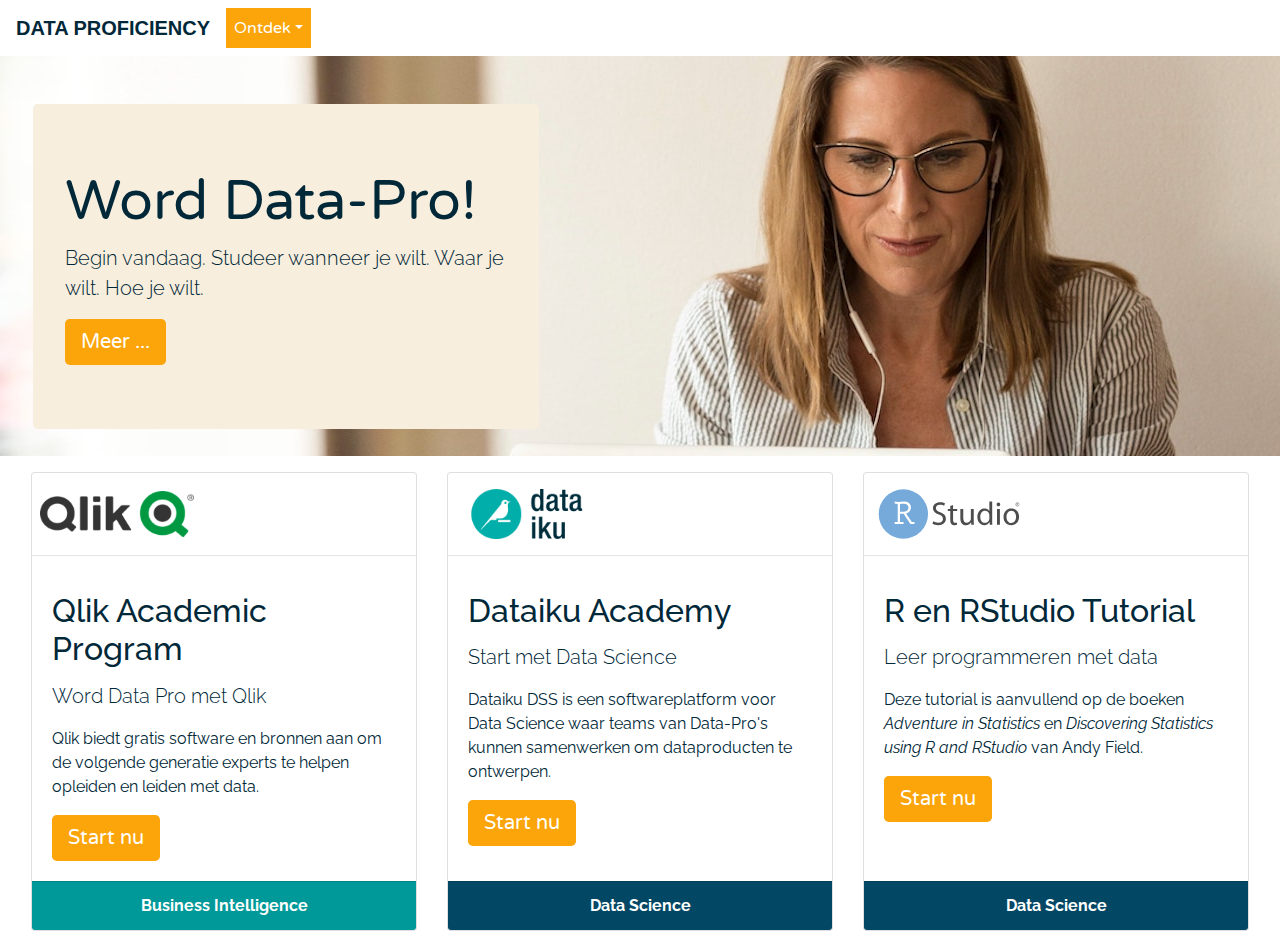
<file: index.html>
<!DOCTYPE html>
<html lang="en">
	<head>
		<meta charset="UTF-8" />
		<meta name="viewport" content="width=device-width, initial-scale=1.0" />
		<meta http-equiv="X-UA-Compatible" content="ie=edge" />
		<link
			rel="stylesheet"
			href="https://cdnjs.cloudflare.com/ajax/libs/twitter-bootstrap/4.3.1/css/bootstrap.min.css"
		/>
		<link rel="stylesheet" href="https://cdnjs.cloudflare.com/ajax/libs/font-awesome/5.11.2/css/all.min.css" />
		<link
			href="https://fonts.googleapis.com/css?family=Syncopate|Open+Sans|Raleway|Varela+Round&display=swap"
			rel="stylesheet"
		/>
		<link rel="stylesheet" href="style.css" />
		<title>Data Pro</title>
	</head>
	<body>
		<nav class="navbar navbar-custom navbar-expand">
			<span class="navbar-brand mb-0 h1">DATA PROFICIENCY</span>
			<ul class="navbar-nav mr-auto nav-pills">
				<li class="nav-item dropdown">
					<a
						class="nav-link dropdown-toggle"
						data-toggle="dropdown"
						href="#"
						role="button"
						aria-haspopup="true"
						aria-expanded="false"
						>Ontdek</a
					>
					<div class="dropdown-menu">
						<a class="dropdown-item" href="#">Business Intelligence</a>
						<a class="dropdown-item" href="#">Process Mining</a>
						<a class="dropdown-item" href="#">Data Science</a>
						<a class="dropdown-item" href="#">Data Engineering</a>
						<a class="dropdown-item" href="#">Machine Learning</a>
					</div>
				</li>
			</ul>
		</nav>
		<div class="row p-5 d-none d-lg-block" id="title-lg">
			<div class="jumbotron title-jumbo-lg col-5">
				<div class="h2 display-4">Word Data-Pro!</div>
				<p class="lead">Begin vandaag. Studeer wanneer je wilt. Waar je wilt. Hoe je wilt.</p>
				<a class="btn btn-primary custom-btn btn-lg" href="#" role="button">Meer ...</a>
			</div>
		</div>
		<!-- For smaller screens -->
		<div class="row p-5 d-lg-none d-xl-none" id="title-sm">
			<div class="jumbotron title-jumbo-sm">
				<div class="h2 display-4">Word Data-Pro!</div>
				<p class="lead">Begin vandaag. Studeer wanneer je wilt. Waar je wilt. Hoe je wilt.</p>
				<a class="btn btn-primary custom-btn btn-lg" href="#" role="button">Start hier</a>
			</div>
		</div>
		<div class="card-deck m-3">
			<div class="card">
				<img class="card-img-top course-logo float-left mt-3 ml-2" src="img/qlik-logo-2x.png" alt="Quik logo" />
				<hr />
				<div class="card-body">
					<h2 class="card-title">Qlik Academic Program</h2>
					<p class="lead">Word Data Pro met Qlik</p>
					<p class="card-text">
						Qlik biedt gratis software en bronnen aan om de volgende generatie experts te helpen opleiden en
						leiden met data.
					</p>
					<a
						class="btn btn-primary custom-btn-card btn-lg"
						href="https://www.qlik.com/us/company/academic-program"
						target="_blank"
						role="button"
						id="Qlik Word Data Pro met Qlik"
						onclick="clickLog(this.id)"
						>Start nu
					</a>
				</div>
				<div class="card-footer ft-bi">
					Business Intelligence
				</div>
			</div>
			<div class="card">
				<img class="card-img-top course-logo float-left mt-3 ml-2" src="img/dataiku.png" alt="Quik logo" />
				<hr />
				<div class="card-body">
					<h2 class="card-title">Dataiku Academy</h2>
					<p class="lead">Start met Data Science</p>
					<p class="card-text">
						Dataiku DSS is een softwareplatform voor Data Science waar teams van Data-Pro's kunnen
						samenwerken om dataproducten te ontwerpen.
					</p>
					<a
						class="btn btn-primary custom-btn-card btn-lg"
						href="https://academy.dataiku.com/latest/"
						target="_blank"
						role="button"
						id="Dataiku Start met Data Science"
						onclick="clickLog(this.id)"
						>Start nu
					</a>
				</div>
				<div class="card-footer ft-ds">
					Data Science
				</div>
			</div>
			<div class="card">
				<img class="card-img-top course-logo float-left mt-3 ml-2" src="img/rstudio.svg" alt="Quik logo" />
				<hr />
				<div class="card-body">
					<h2 class="card-title">R en RStudio Tutorial</h2>
					<p class="lead">Leer programmeren met data</p>
					<p class="card-text">
						Deze tutorial is aanvullend op de boeken
						<em>Adventure in Statistics </em>
						en <em>Discovering Statistics using R and RStudio </em> van Andy Field.
					</p>
					<a
						class="btn btn-primary custom-btn-card btn-lg"
						href="http://milton-the-cat.rocks/learnr/r/r_getting_started/#section-overview"
						target="_blank"
						role="button"
						id="RStudio Leer programmeren met data"
						onclick="clickLog(this.id)"
						>Start nu
					</a>
				</div>
				<div class="card-footer ft-ds">
					Data Science
				</div>
			</div>
		</div>
		<script src="https://cdnjs.cloudflare.com/ajax/libs/jquery/3.4.1/jquery.slim.min.js"></script>
		<script src="https://cdnjs.cloudflare.com/ajax/libs/popper.js/1.15.0/umd/popper.min.js"></script>
		<script src="https://cdnjs.cloudflare.com/ajax/libs/twitter-bootstrap/4.3.1/js/bootstrap.min.js"></script>
		<script src="script.js"></script>
	</body>
</html>
</file>
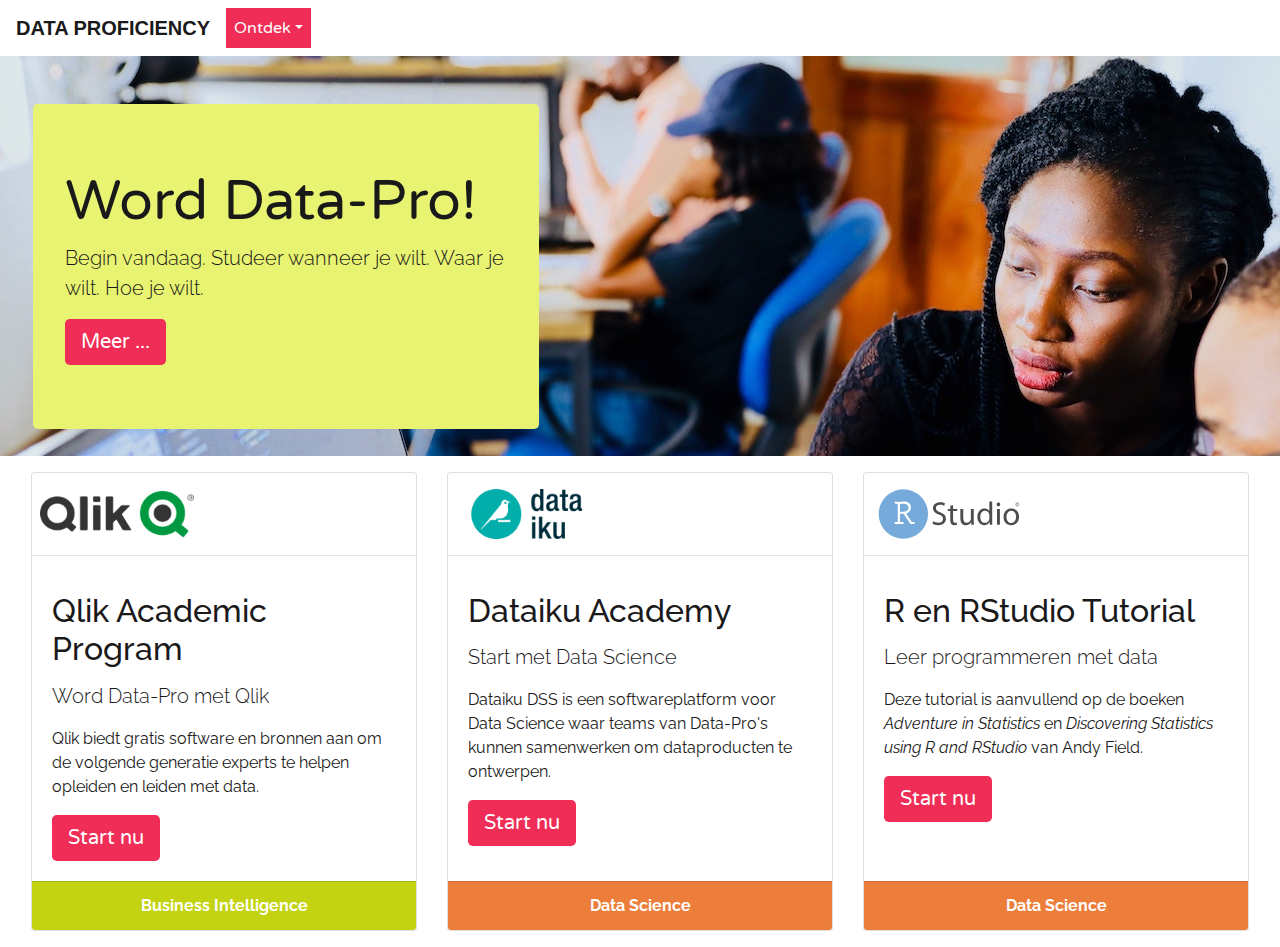
<file: student/index.html>
<!DOCTYPE html>
<html lang="en">
	<head>
		<meta charset="UTF-8" />
		<meta name="viewport" content="width=device-width, initial-scale=1.0" />
		<meta http-equiv="X-UA-Compatible" content="ie=edge" />
		<link
			rel="stylesheet"
			href="https://cdnjs.cloudflare.com/ajax/libs/twitter-bootstrap/4.3.1/css/bootstrap.min.css"
		/>
		<link rel="stylesheet" href="https://cdnjs.cloudflare.com/ajax/libs/font-awesome/5.11.2/css/all.min.css" />
		<link
			href="https://fonts.googleapis.com/css?family=Syncopate|Open+Sans|Raleway|Varela+Round&display=swap"
			rel="stylesheet"
		/>
		<link rel="stylesheet" href="style.css" />
		<title>Data Pro</title>
	</head>
	<body>
		<nav class="navbar navbar-custom navbar-expand">
			<span class="navbar-brand mb-0 h1">DATA PROFICIENCY</span>
			<ul class="navbar-nav mr-auto nav-pills">
				<li class="nav-item dropdown">
					<a
						class="nav-link dropdown-toggle"
						data-toggle="dropdown"
						href="#"
						role="button"
						aria-haspopup="true"
						aria-expanded="false"
						>Ontdek</a
					>
					<div class="dropdown-menu">
						<a class="dropdown-item" href="#">Business Intelligence</a>
						<a class="dropdown-item" href="#">Process Mining</a>
						<a class="dropdown-item" href="#">Data Science</a>
						<a class="dropdown-item" href="#">Data Engineering</a>
						<a class="dropdown-item" href="#">Machine Learning</a>
					</div>
				</li>
			</ul>
		</nav>
		<div class="row p-5 d-none d-lg-block" id="title-lg">
			<div class="jumbotron title-jumbo-lg col-5">
				<div class="h2 display-4">Word Data-Pro!</div>
				<p class="lead">Begin vandaag. Studeer wanneer je wilt. Waar je wilt. Hoe je wilt.</p>
				<a class="btn btn-primary custom-btn btn-lg" href="#" role="button">Meer ...</a>
			</div>
		</div>
		<!-- For smaller screens -->
		<div class="row p-5 d-lg-none d-xl-none" id="title-sm">
			<div class="jumbotron title-jumbo-sm">
				<div class="h2 display-4">Word Data-Pro!</div>
				<p class="lead">Begin vandaag. Studeer wanneer je wilt. Waar je wilt. Hoe je wilt.</p>
				<a class="btn btn-primary custom-btn btn-lg" href="#" role="button">Start hier</a>
			</div>
		</div>
		<div class="card-deck m-3">
			<div class="card">
				<img class="card-img-top course-logo float-left mt-3 ml-2" src="img/qlik-logo-2x.png" alt="Quik logo" />
				<hr />
				<div class="card-body">
					<h2 class="card-title">Qlik Academic Program</h2>
					<p class="lead">Word Data-Pro met Qlik</p>
					<p class="card-text">
						Qlik biedt gratis software en bronnen aan om de volgende generatie experts te helpen opleiden en
						leiden met data.
					</p>
					<a
						class="btn btn-primary custom-btn-card btn-lg"
						href="https://www.qlik.com/us/company/academic-program"
						target="_blank"
						role="button"
						id="Qlik Word Data-Pro met Qlik s"
						onclick="clickLog(this.id)"
						>Start nu
					</a>
				</div>
				<div class="card-footer ft-bi">
					Business Intelligence
				</div>
			</div>
			<div class="card">
				<img class="card-img-top course-logo float-left mt-3 ml-2" src="img/dataiku.png" alt="Quik logo" />
				<hr />
				<div class="card-body">
					<h2 class="card-title">Dataiku Academy</h2>
					<p class="lead">Start met Data Science</p>
					<p class="card-text">
						Dataiku DSS is een softwareplatform voor Data Science waar teams van Data-Pro's kunnen
						samenwerken om dataproducten te ontwerpen.
					</p>
					<a
						class="btn btn-primary custom-btn-card btn-lg"
						href="https://academy.dataiku.com/latest/"
						target="_blank"
						role="button"
						id="Dataiku Start met Data Science s"
						onclick="clickLog(this.id)"
						>Start nu
					</a>
				</div>
				<div class="card-footer ft-ds">
					Data Science
				</div>
			</div>
			<div class="card">
				<img class="card-img-top course-logo float-left mt-3 ml-2" src="img/rstudio.svg" alt="Quik logo" />
				<hr />
				<div class="card-body">
					<h2 class="card-title">R en RStudio Tutorial</h2>
					<p class="lead">Leer programmeren met data</p>
					<p class="card-text">
						Deze tutorial is aanvullend op de boeken
						<em>Adventure in Statistics </em>
						en <em>Discovering Statistics using R and RStudio </em> van Andy Field.
					</p>
					<a
						class="btn btn-primary custom-btn-card btn-lg"
						href="http://milton-the-cat.rocks/learnr/r/r_getting_started/#section-overview"
						target="_blank"
						role="button"
						id="RStudio Leer programmeren met data s"
						onclick="clickLog(this.id)"
						>Start nu
					</a>
				</div>
				<div class="card-footer ft-ds">
					Data Science
				</div>
			</div>
		</div>
		<script src="https://cdnjs.cloudflare.com/ajax/libs/jquery/3.4.1/jquery.slim.min.js"></script>
		<script src="https://cdnjs.cloudflare.com/ajax/libs/popper.js/1.15.0/umd/popper.min.js"></script>
		<script src="https://cdnjs.cloudflare.com/ajax/libs/twitter-bootstrap/4.3.1/js/bootstrap.min.js"></script>
		<script src="script.js"></script>
	</body>
</html>
</file>
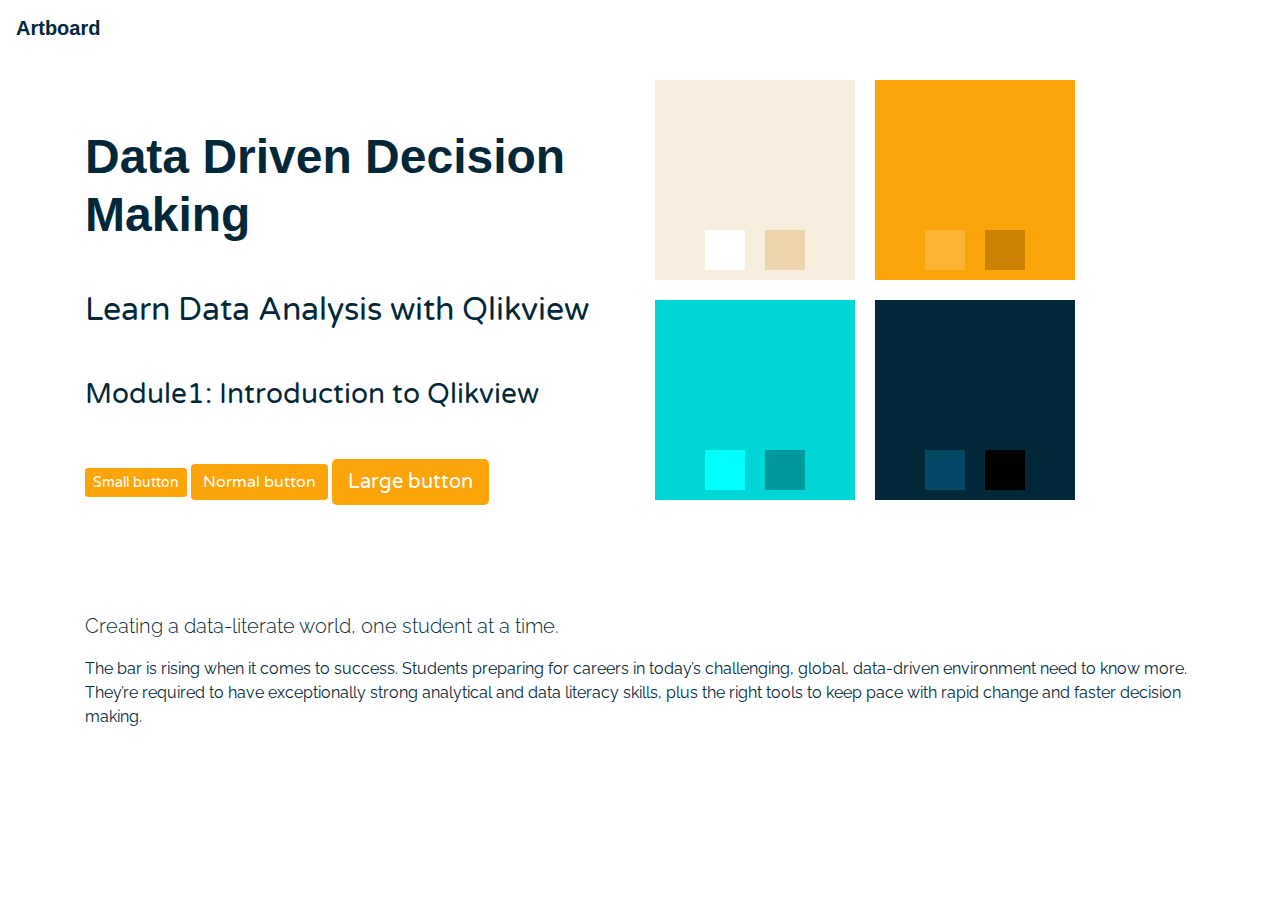
<file: artboard.html>
<!DOCTYPE html>
<html lang="en">
<head>
<meta charset="UTF-8">
<meta name="viewport" content="width=device-width, initial-scale=1.0">
<meta http-equiv="X-UA-Compatible" content="ie=edge">
<link rel="stylesheet" href="https://cdnjs.cloudflare.com/ajax/libs/twitter-bootstrap/4.3.1/css/bootstrap.min.css">
<link rel="stylesheet" href="https://cdnjs.cloudflare.com/ajax/libs/font-awesome/5.11.2/css/all.min.css">
<link href="https://fonts.googleapis.com/css?family=Fredoka+One|Open+Sans|Raleway|Varela+Round&display=swap" rel="stylesheet">
<link rel="stylesheet" href="style.css">
<title>Artboard</title>
</head>
<body>
    <nav class="navbar navbar-custom">
        <span class="navbar-brand mb-0 h1">Artboard</span>
    </nav>
    <div class="container">
        <div class="row pt-4">
            <div class="col-6">
                <div class="h1 title my-5">
                    Data Driven Decision Making
                </div>
                <div class="h2 my-5">
                    Learn Data Analysis with Qlikview
                </div>
                <div class="h3 my-5">
                    Module1: Introduction to Qlikview
                </div>
                <div class="my-5">
                    <button type="button" class="btn btn-primary custom-btn btn-sm">Small button</button>
                    <button type="button" class="btn btn-primary custom-btn">Normal button</button>
                    <button type="button" class="btn btn-primary custom-btn btn-lg">Large button</button>
                </div>
            </div>
            <div class="col">
                <canvas id="myCanvas" width="500" height="500" p-5>Your browser does not support the HTML5 canvas tag.</canvas>
            </div>
        </div>
        <div class="row pt-4">
            <div class="col">
                    <p class="lead">
                        Creating a data-literate world,
                        one student at a time.
                    </p>
                    <p>
                        The bar is rising when it comes to success. Students preparing for careers in today’s
                        challenging, global, data-driven environment need to know more. They’re required to have
                        exceptionally strong analytical and data literacy skills, plus the right tools to keep pace
                        with rapid change and faster decision making. 
                    </p>
            </div>
        </div>
    </div>
<script src="https://cdnjs.cloudflare.com/ajax/libs/jquery/3.4.1/jquery.slim.min.js"></script>
<script src="https://cdnjs.cloudflare.com/ajax/libs/popper.js/1.15.0/umd/popper.min.js"></script>
<script src="https://cdnjs.cloudflare.com/ajax/libs/twitter-bootstrap/4.3.1/js/bootstrap.min.js"></script>
<link href="https://fonts.googleapis.com/css?family=Bree+Serif&display=swap" rel="stylesheet"><script>
        var c = document.getElementById("myCanvas");
        var ctx = c.getContext("2d");
        
        // Creme color and shades (lighter and darker)
        ctx.fillStyle = "#F7EEDD";
        ctx.fillRect(0, 0, 200, 200);
        ctx.fillStyle = "#FFFFFF";
        ctx.fillRect(50, 150, 40, 40);
        ctx.fillStyle = "#ECD5AC";
        ctx.fillRect(110, 150, 40, 40);

        // Orange color and shades (lighter and darker)
        ctx.fillStyle = "#FCA50A";
        ctx.fillRect(220, 0, 200, 200);
        ctx.fillStyle = "#FDB435";
        ctx.fillRect(270, 150, 40, 40);
        ctx.fillStyle = "#CA8102";
        ctx.fillRect(330, 150, 40, 40);

        // Fresh blue color and shades (lighter and darker) 
        ctx.fillStyle = "#00D6D6";
        ctx.fillRect(0, 220, 200, 200);
        ctx.fillStyle = "#00FFFF";
        ctx.fillRect(50, 370, 40, 40);
        ctx.fillStyle = "#009999";
        ctx.fillRect(110, 370, 40, 40);

        // Dark blue color and shades (lighter and darker)
        ctx.fillStyle = "#012839";
        ctx.fillRect(220, 220, 200, 200);
        ctx.fillStyle = "#024764";
        ctx.fillRect(270, 370, 40, 40);
        ctx.fillStyle = "#000000";
        ctx.fillRect(330, 370, 40, 40);
        </script>
</body>
</html>
</file>
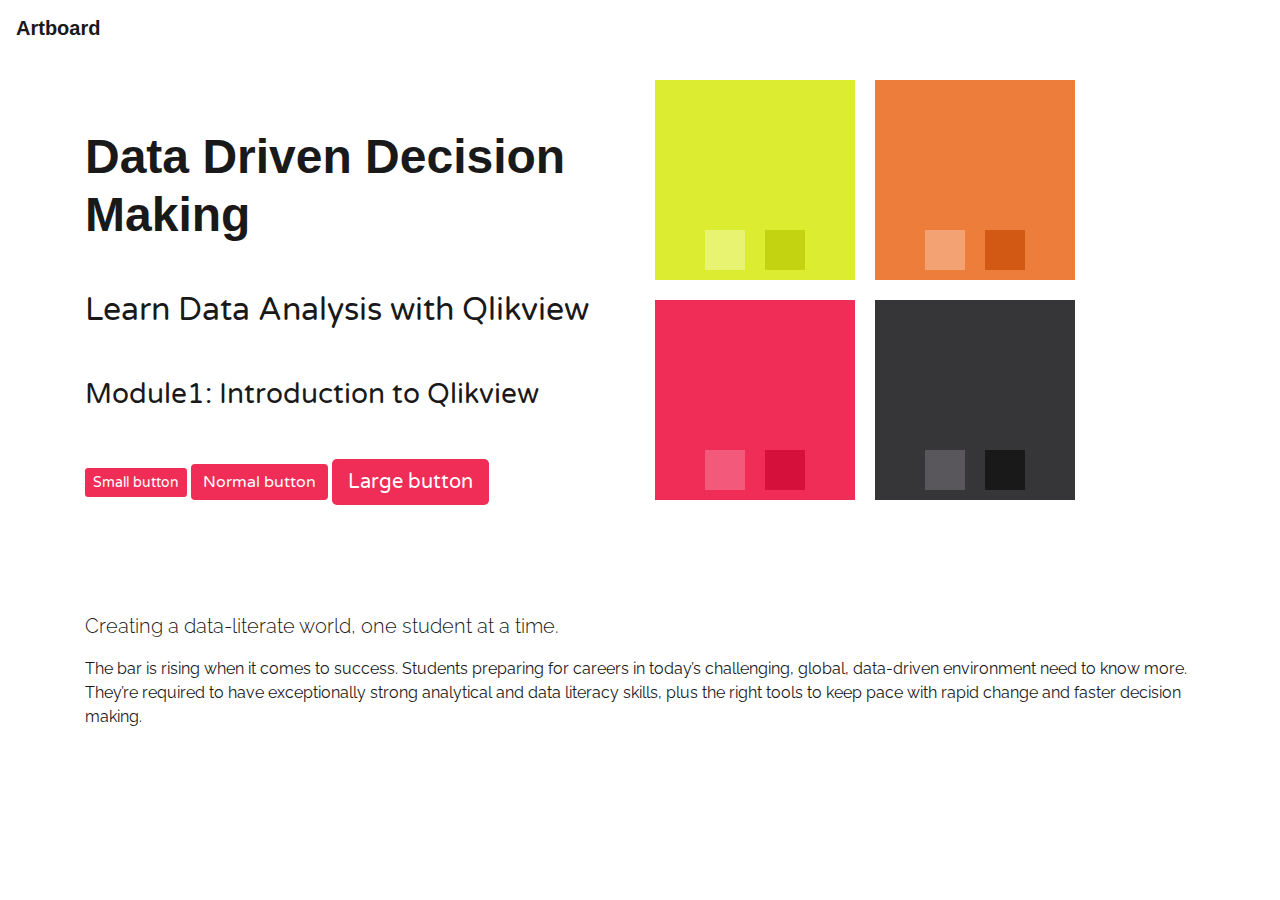
<file: student/artboard.html>
<!DOCTYPE html>
<html lang="en">
<head>
<meta charset="UTF-8">
<meta name="viewport" content="width=device-width, initial-scale=1.0">
<meta http-equiv="X-UA-Compatible" content="ie=edge">
<link rel="stylesheet" href="https://cdnjs.cloudflare.com/ajax/libs/twitter-bootstrap/4.3.1/css/bootstrap.min.css">
<link rel="stylesheet" href="https://cdnjs.cloudflare.com/ajax/libs/font-awesome/5.11.2/css/all.min.css">
<link href="https://fonts.googleapis.com/css?family=Fredoka+One|Open+Sans|Raleway|Varela+Round&display=swap" rel="stylesheet">
<link rel="stylesheet" href="style.css">
<title>Artboard</title>
</head>
<body>
    <nav class="navbar navbar-custom">
        <span class="navbar-brand mb-0 h1">Artboard</span>
    </nav>
    <div class="container">
        <div class="row pt-4">
            <div class="col-6">
                <div class="h1 title my-5">
                    Data Driven Decision Making
                </div>
                <div class="h2 my-5">
                    Learn Data Analysis with Qlikview
                </div>
                <div class="h3 my-5">
                    Module1: Introduction to Qlikview
                </div>
                <div class="my-5">
                    <button type="button" class="btn btn-primary custom-btn btn-sm">Small button</button>
                    <button type="button" class="btn btn-primary custom-btn">Normal button</button>
                    <button type="button" class="btn btn-primary custom-btn btn-lg">Large button</button>
                </div>
            </div>
            <div class="col">
                <canvas id="myCanvas" width="500" height="500" p-5>Your browser does not support the HTML5 canvas tag.</canvas>
            </div>
        </div>
        <div class="row pt-4">
            <div class="col">
                    <p class="lead">
                        Creating a data-literate world,
                        one student at a time.
                    </p>
                    <p>
                        The bar is rising when it comes to success. Students preparing for careers in today’s
                        challenging, global, data-driven environment need to know more. They’re required to have
                        exceptionally strong analytical and data literacy skills, plus the right tools to keep pace
                        with rapid change and faster decision making. 
                    </p>
            </div>
        </div>
    </div>
<script src="https://cdnjs.cloudflare.com/ajax/libs/jquery/3.4.1/jquery.slim.min.js"></script>
<script src="https://cdnjs.cloudflare.com/ajax/libs/popper.js/1.15.0/umd/popper.min.js"></script>
<script src="https://cdnjs.cloudflare.com/ajax/libs/twitter-bootstrap/4.3.1/js/bootstrap.min.js"></script>
<link href="https://fonts.googleapis.com/css?family=Bree+Serif&display=swap" rel="stylesheet"><script>
        var c = document.getElementById("myCanvas");
        var ctx = c.getContext("2d");
        
        // Pear color and shades (lighter and darker)
        ctx.fillStyle = "#DCED31";
        ctx.fillRect(0, 0, 200, 200);
        ctx.fillStyle = "#e8f372";
        ctx.fillRect(50, 150, 40, 40);
        ctx.fillStyle = "#c3d312";
        ctx.fillRect(110, 150, 40, 40);

        // Mandarin color and shades (lighter and darker)
        ctx.fillStyle = "#ED7D3A";
        ctx.fillRect(220, 0, 200, 200);
        ctx.fillStyle = "#f2a273";
        ctx.fillRect(270, 150, 40, 40);
        ctx.fillStyle = "#d25914";
        ctx.fillRect(330, 150, 40, 40);

        // Amaranth color and shades (lighter and darker) 
        ctx.fillStyle = "#EF2D56";
        ctx.fillRect(0, 220, 200, 200);
        ctx.fillStyle = "#f3597a";
        ctx.fillRect(50, 370, 40, 40);
        ctx.fillStyle = "#d5103b";
        ctx.fillRect(110, 370, 40, 40);

        // Jet color and shades (lighter and darker)
        ctx.fillStyle = "#363537";
        ctx.fillRect(220, 220, 200, 200);
        ctx.fillStyle = "#59575b";
        ctx.fillRect(270, 370, 40, 40);
        ctx.fillStyle = "#1a191a";
        ctx.fillRect(330, 370, 40, 40);
        </script>
</body>
</html>
</file>
<file: style.css>
:root {
    --pale-lt: #FFFFFF;
    --pale: #F7EEDD;
    --pale-dk: #ECD5AC;
    --medium1-lt: #FDB435;
    --medium1: #FCA50A;
    --medium1-dk: #CA8102;
    --medium2-lt: #00FFFF;
    --medium2: #00D6D6;
    --medium2-dk: #009999;
    --dark-lt: #024764;
    --dark: #012839;
    --dark-dk: #000000;
    --title-bg-img: url("img/title-img.jpg")
}

body {
    color: var(--dark);
    font-family: 'Raleway', sans-serif;
}

.h2, .h3, .btn, .nav-link {
    font-family: 'Varela Round', sans-serif;
}

.navbar-custom {
    background-color: var(--pale-lt);
}

.h1, .navbar-brand {
    font-family: 'Syncopate', sans-serif;
    font-weight: bolder;
}

.h1.title  {
    font-size: 48px;
}

.btn-primary.custom-btn, .nav-pills {
    background-color: var(--medium1);
    border: var(--medium1)!important;
    box-shadow: none!important;
}

.btn-primary.custom-btn:focus, .btn-primary.custom-btn:active, .btn-primary.custom-btn:hover {
    background: var(--medium1-dk)!important;
}

.nav-pills .nav-link.active, .nav-pills .show>.nav-link, .dropdown-toggle:active, .open .dropdown-toggle,.dropdown-toggle:focus, .dropdown-item:active {
    background: var(--medium1)!important;
}

.btn-primary.custom-btn-card {
    background-color: var(--medium1);
    border: var(--medium1)!important;
    box-shadow: none!important;
}

.btn-primary.custom-btn-card:focus, .btn-primary.custom-btn-card:active, .btn-primary.custom-btn-card:hover {
    background: var(--medium1-dk)!important;
}

.nav-link{
    color: var(--pale-lt);
}

.nav-link:hover {
    color: var(--pale);}

.title-jumbo-lg, .title-jumbo-sm {
    background-color: var(--pale);
}

.ft-bi, .ft-ds {
    text-align: center;
    font-weight: bold;
}

.ft-bi {
    background-color: var(--medium2-dk);
    color: var(--pale-lt);
}

.ft-ds {
    background-color: var(--dark-lt);
    color: var(--pale-lt);
}

.course-logo {
    width: 40%;
    height: 50px;
    object-fit: scale-down;
}

#title-lg {
    background-image: var(--title-bg-img);
    height: 400px;
}

#title-sm {
    background-color: var(--pale-dk);
    height: 400px;
}
</file>
<file: student/style.css>
:root {
    --white: white;
    --pale-lt: #e8f372;
    --pale: #DCED31;
    --pale-dk: #c3d312;
    --medium1-lt: #f2a273;
    --medium1: #ED7D3A;
    --medium1-dk: #d25914;
    --medium2-lt: #f3597a;
    --medium2: #EF2D56;
    --medium2-dk: #d5103b;
    --dark-lt: #59575b;
    --dark: #363537;
    --dark-dk: #1a191a;
    --title-bg-img: url("img/title-img.jpg")
}

body {
    color: var(--dark-dk);
    font-family: 'Raleway', sans-serif;
}

.h2, .h3, .btn, .nav-link {
    font-family: 'Varela Round', sans-serif;
}

.navbar-custom {
    background-color: var(--white);
}

.h1, .navbar-brand {
    font-family: 'Syncopate', sans-serif;
    font-weight: bolder;
}

.h1.title  {
    font-size: 48px;
}

.btn-primary.custom-btn, .nav-pills {
    background-color: var(--medium2);
    border: var(--medium2)!important;
    box-shadow: none!important;
}

.btn-primary.custom-btn:focus, .btn-primary.custom-btn:active, .btn-primary.custom-btn:hover {
    background: var(--medium2-lt)!important;
}

.nav-pills .nav-link.active, .nav-pills .show>.nav-link, .dropdown-toggle:active, .open .dropdown-toggle,.dropdown-toggle:focus, .dropdown-item:active {
    background: var(--medium2)!important;
}

.btn-primary.custom-btn-card {
    background-color: var(--medium2);
    border: var(--medium2)!important;
    box-shadow: none!important;
}

.btn-primary.custom-btn-card:focus, .btn-primary.custom-btn-card:active, .btn-primary.custom-btn-card:hover {
    background: var(--medium2-lt)!important;
}

.nav-link{
    color: var(--white);
}

.nav-link:hover {
    color: var(--medium2-lt);}

.title-jumbo-lg, .title-jumbo-sm {
    background-color: var(--pale-lt);
}

.ft-bi, .ft-ds {
    text-align: center;
    font-weight: bold;
}

.ft-bi {
    background-color: var(--pale-dk);
    color: var(--white);
}

.ft-ds {
    background-color: var(--medium1);
    color: var(--white);
}

.course-logo {
    width: 40%;
    height: 50px;
    object-fit: scale-down;
}

#title-lg {
    background-image: var(--title-bg-img);
    height: 400px;
}

#title-sm {
    background-color: var(--pale-lt);
    height: 400px;
}
</file>
